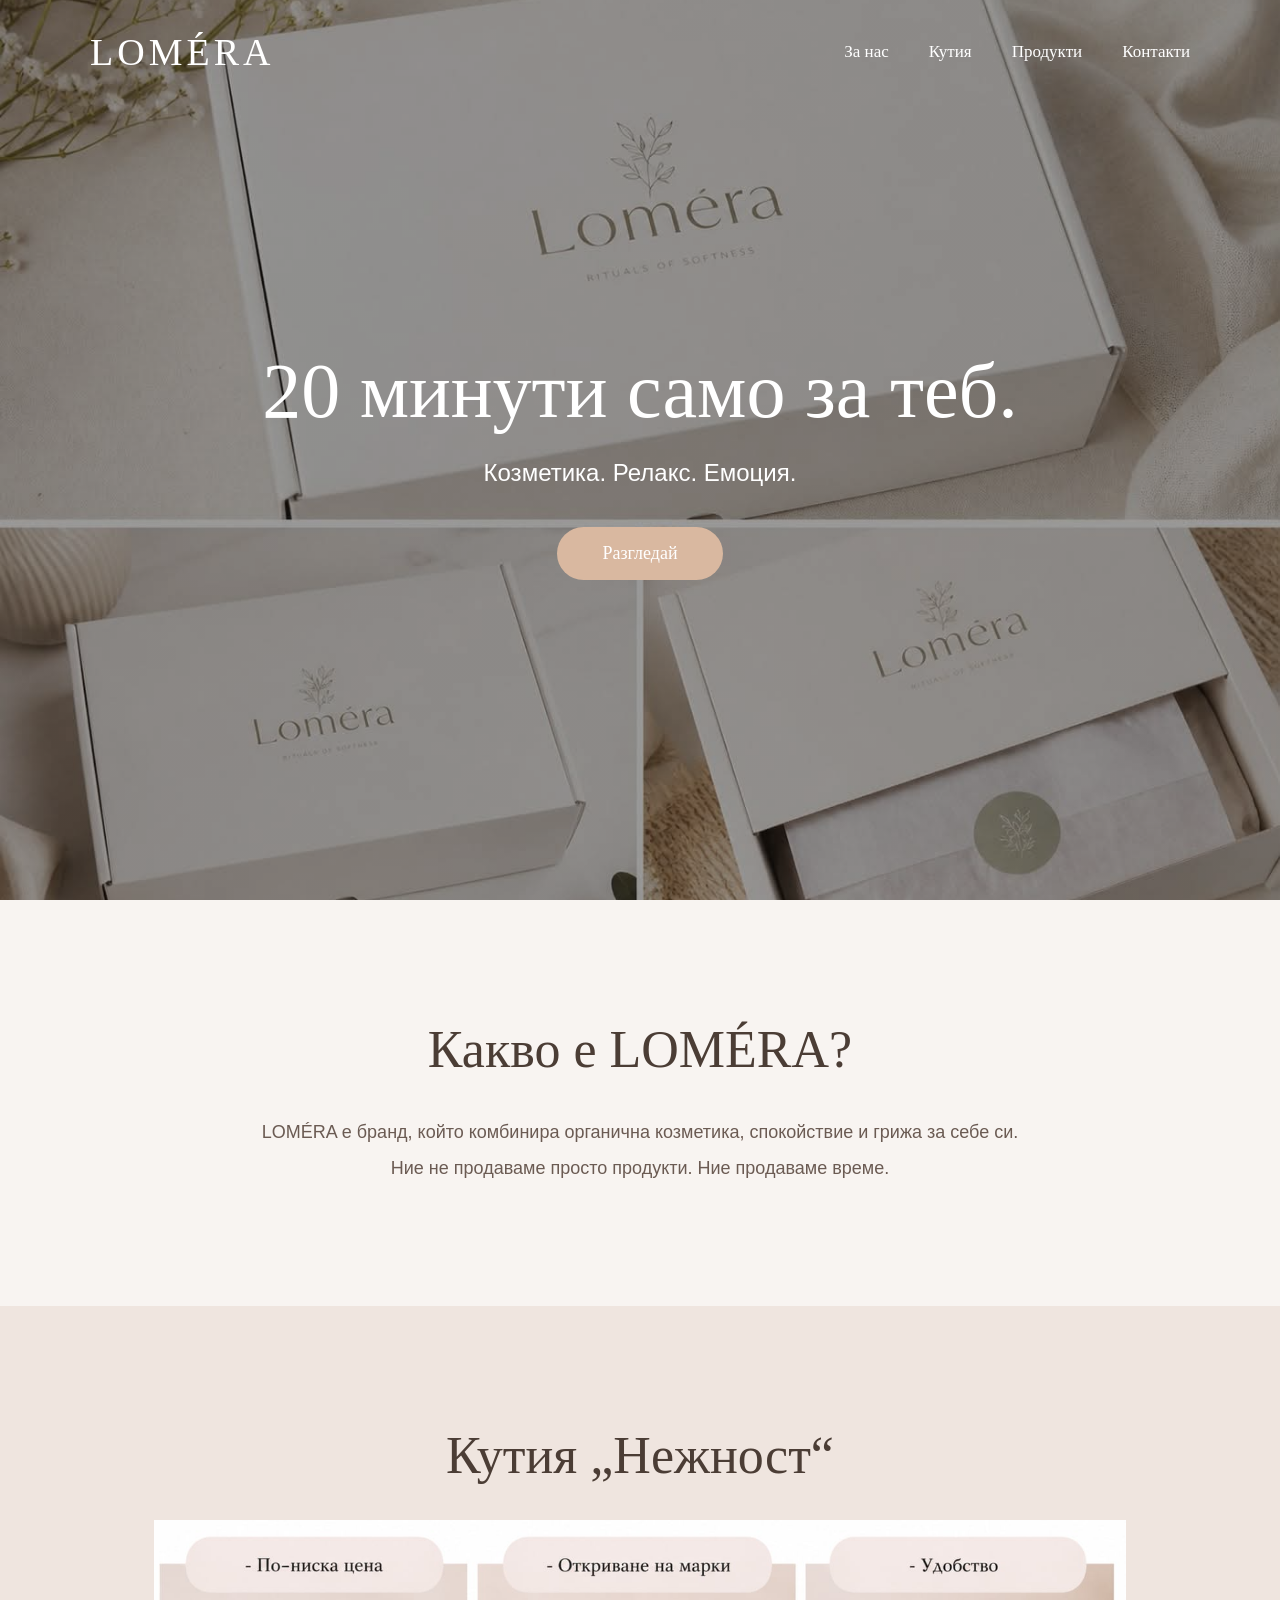
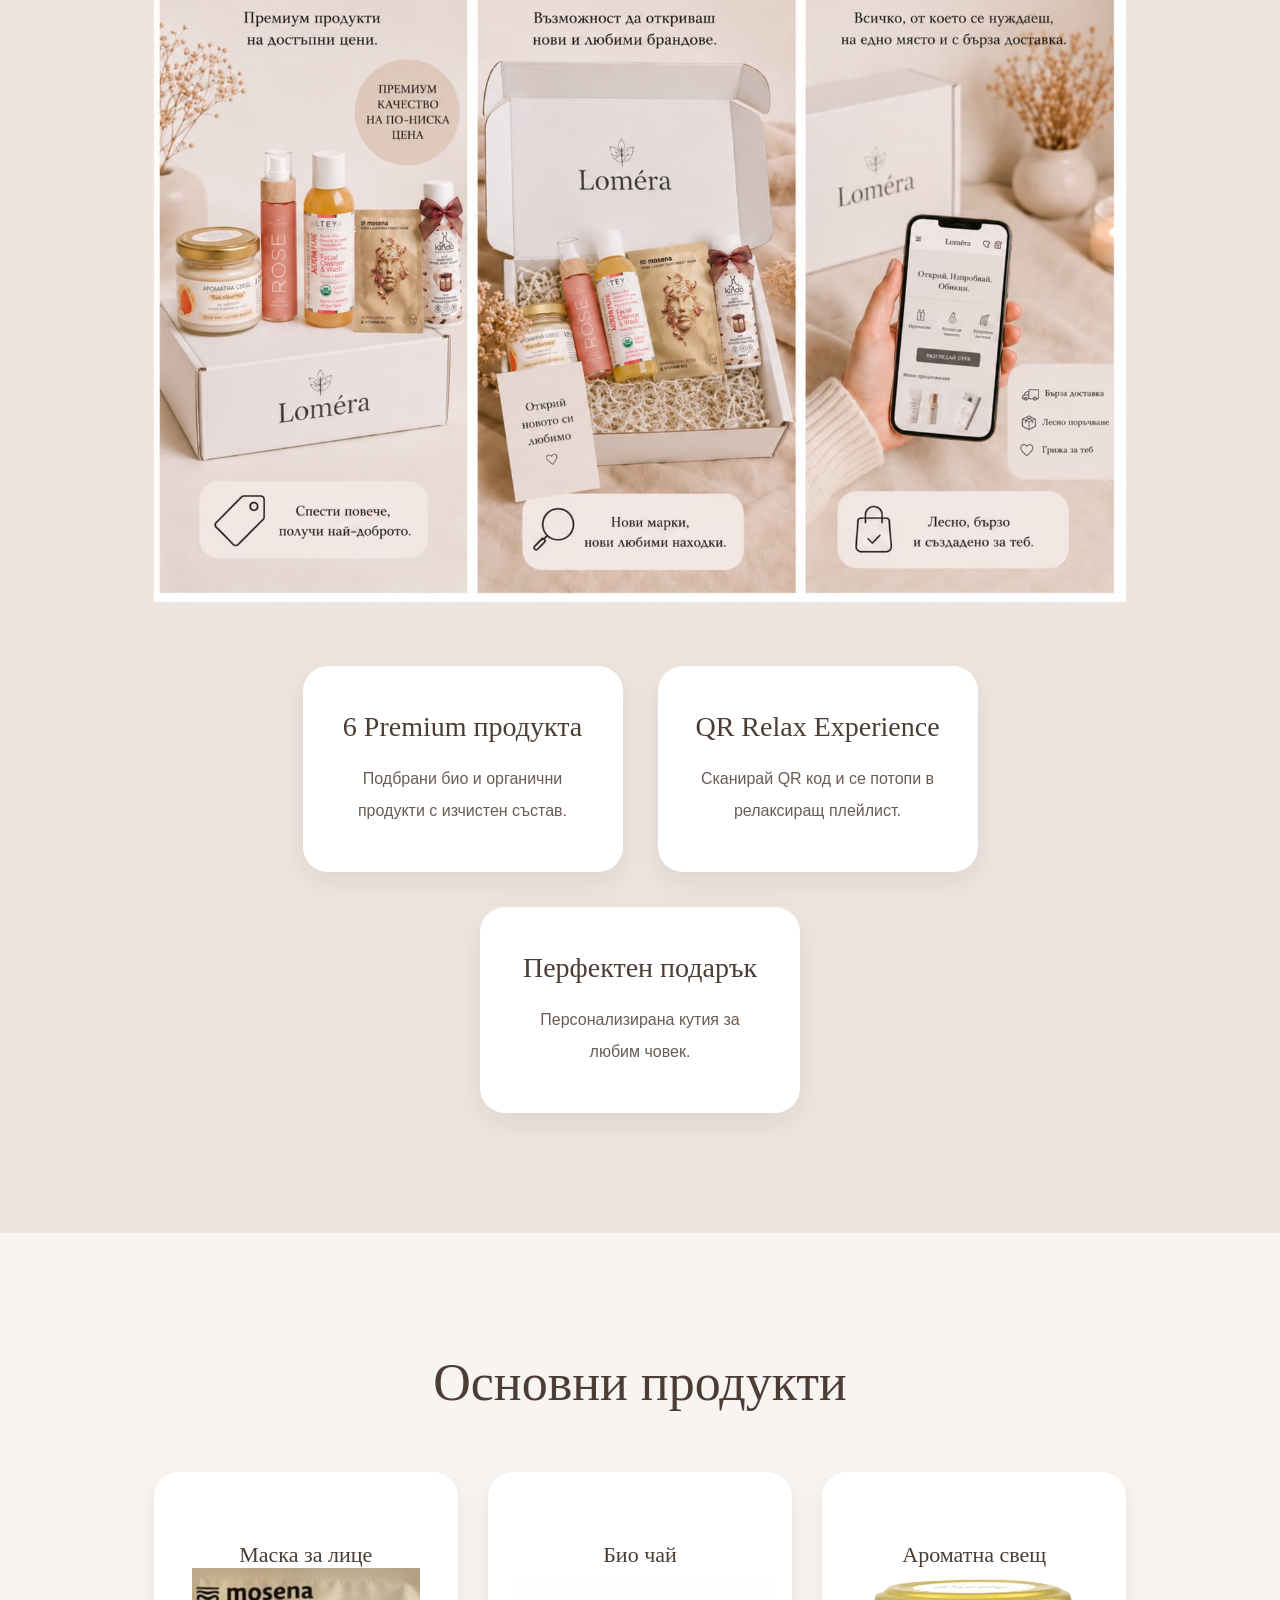
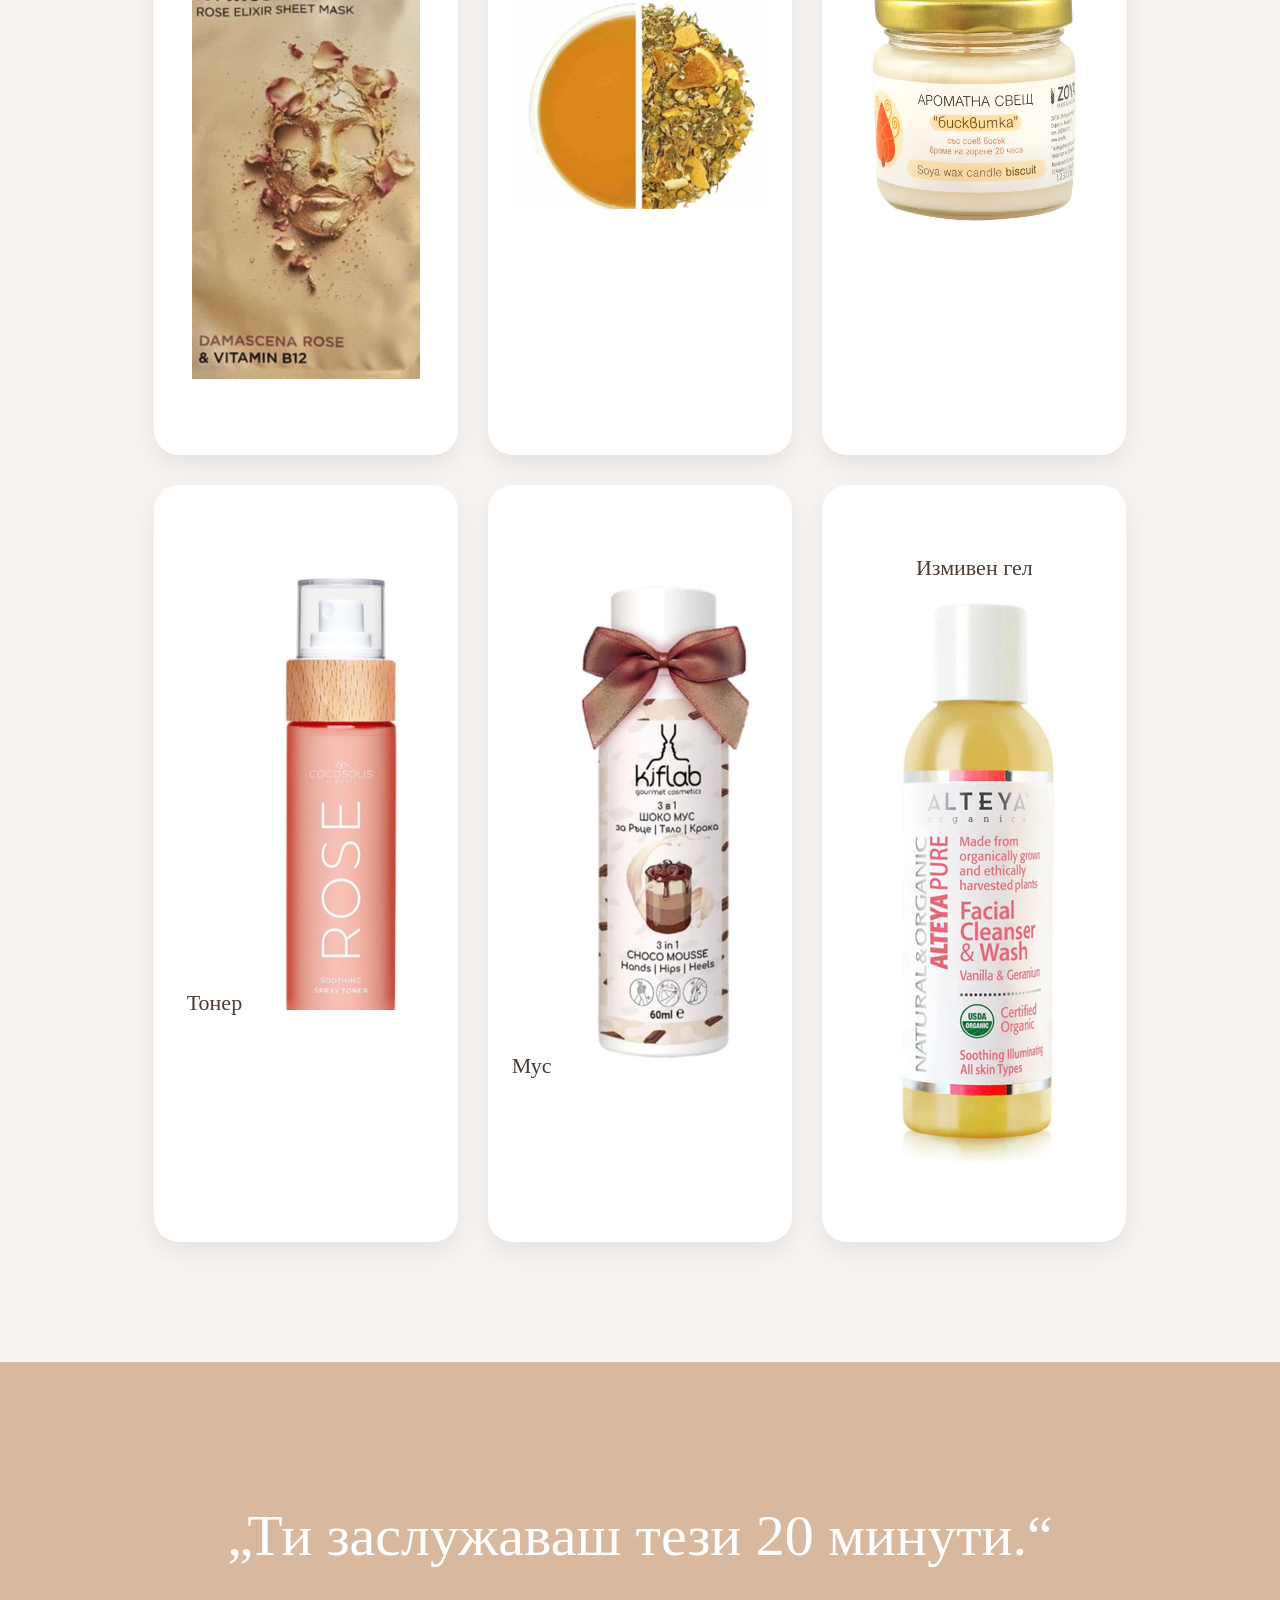
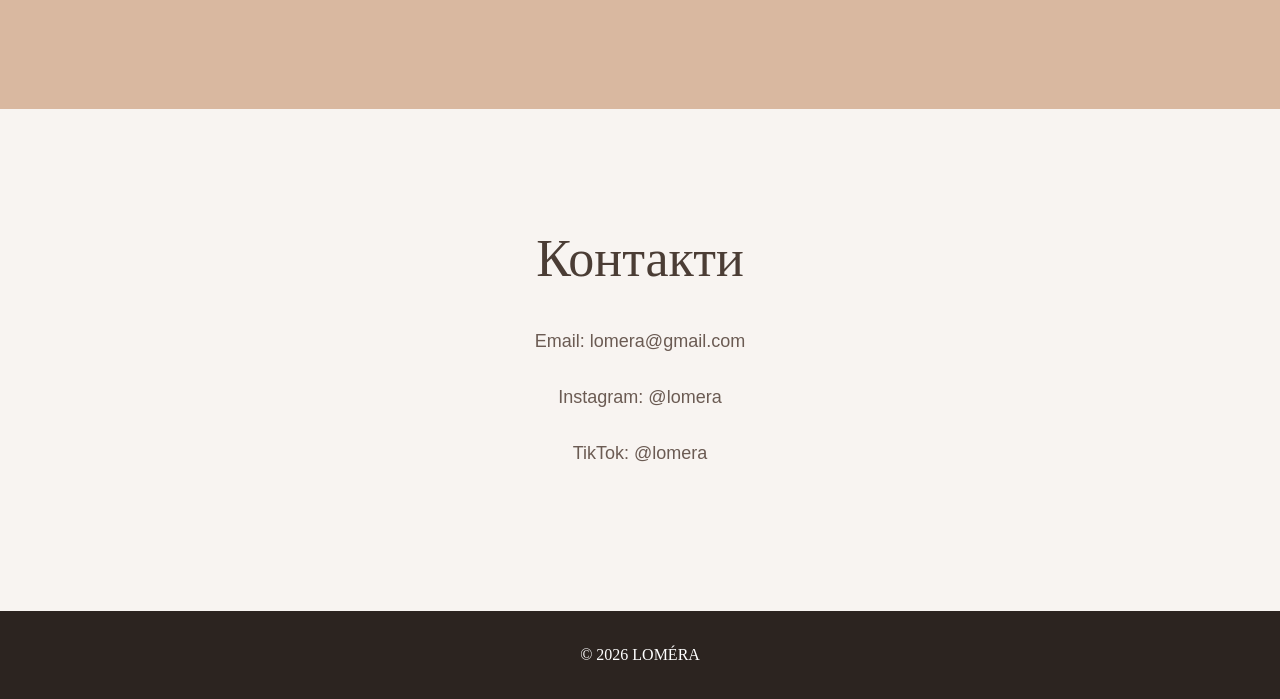
<file: index.html>
<!DOCTYPE html>
<html lang="bg">
<head>
    <meta charset="UTF-8">
    <meta name="viewport" content="width=device-width, initial-scale=1.0">
    <title>LOMÉRA</title>

    <link rel="stylesheet" href="style.css">
</head>
<body>

    <header>

        <nav>
            <h1>LOMÉRA</h1>

            <ul>
                <li><a href="#about">За нас</a></li>
                <li><a href="#box">Кутия</a></li>
                <li><a href="#products">Продукти</a></li>
                <li><a href="#contact">Контакти</a></li>
            </ul>
        </nav>

        <div class="hero">

            <h2>20 минути само за теб.</h2>

            <p>
                Козметика. Релакс. Емоция.
            </p>

            <a href="#about" class="btn">
                Разгледай
            </a>

        </div>

    </header>

    <section id="about" class="section">

        <h2>Какво е LOMÉRA?</h2>

        <p>
            LOMÉRA е бранд, който комбинира органична козметика,
            спокойствие и грижа за себе си.
        </p>

        <p>
            Ние не продаваме просто продукти.
            Ние продаваме време.
        </p>

    </section>

    <section id="box" class="section dark-section">

        <h2>Кутия „Нежност“</h2>
        <img src = "685104263_960308946868538_2619702765755820167_n.jpg" style="max-width:100%; height:auto;">

        <div class="cards">

            <div class="card">
                <h3>6 Premium продукта</h3>

                <p>
                    Подбрани био и органични продукти
                    с изчистен състав.
                </p>
            </div>

            <div class="card">
                <h3>QR Relax Experience</h3>

                <p>
                    Сканирай QR код и се потопи
                    в релаксиращ плейлист.
                </p>
            </div>

            <div class="card">
                <h3>Перфектен подарък</h3>

                <p>
                    Персонализирана кутия
                    за любим човек.
                </p>
            </div>

        </div>

    </section>

    <section id="products" class="section">

        <h2>Основни продукти</h2>

        <div class="products">

            <div class="product">
                Маска за лице
                <img src = "маска.png">
            </div>

            <div class="product">
                Био чай
                <img src = "чай1.png" style="max-width:100%; height:auto;">
            </div>

            <div class="product">
                Ароматна свещ
                <img src = "17355-43907-4.avif" style="max-width:100%; height:auto;">
            </div>

            <div class="product">
                Тонер
                <img src = "тонер.png" >
            </div>

            <div class="product">
                Мус
               <img src ="мус.png">
            </div>

            <div class="product">
                Измивен гел
                <img src = "гел.png">
            </div>

        </div>

    </section>

    <section class="quote">

        <h2>
            „Ти заслужаваш тези 20 минути.“
        </h2>

    </section>

    <section id="contact" class="section">

        <h2>Контакти</h2>

        <p>Email: lomera@gmail.com</p>

        <p>Instagram: @lomera</p>

        <p>TikTok: @lomera</p>

    </section>
 
    <footer>

        <p>
            © 2026 LOMÉRA
        </p>

    </footer>

</body>
</html>
</file>
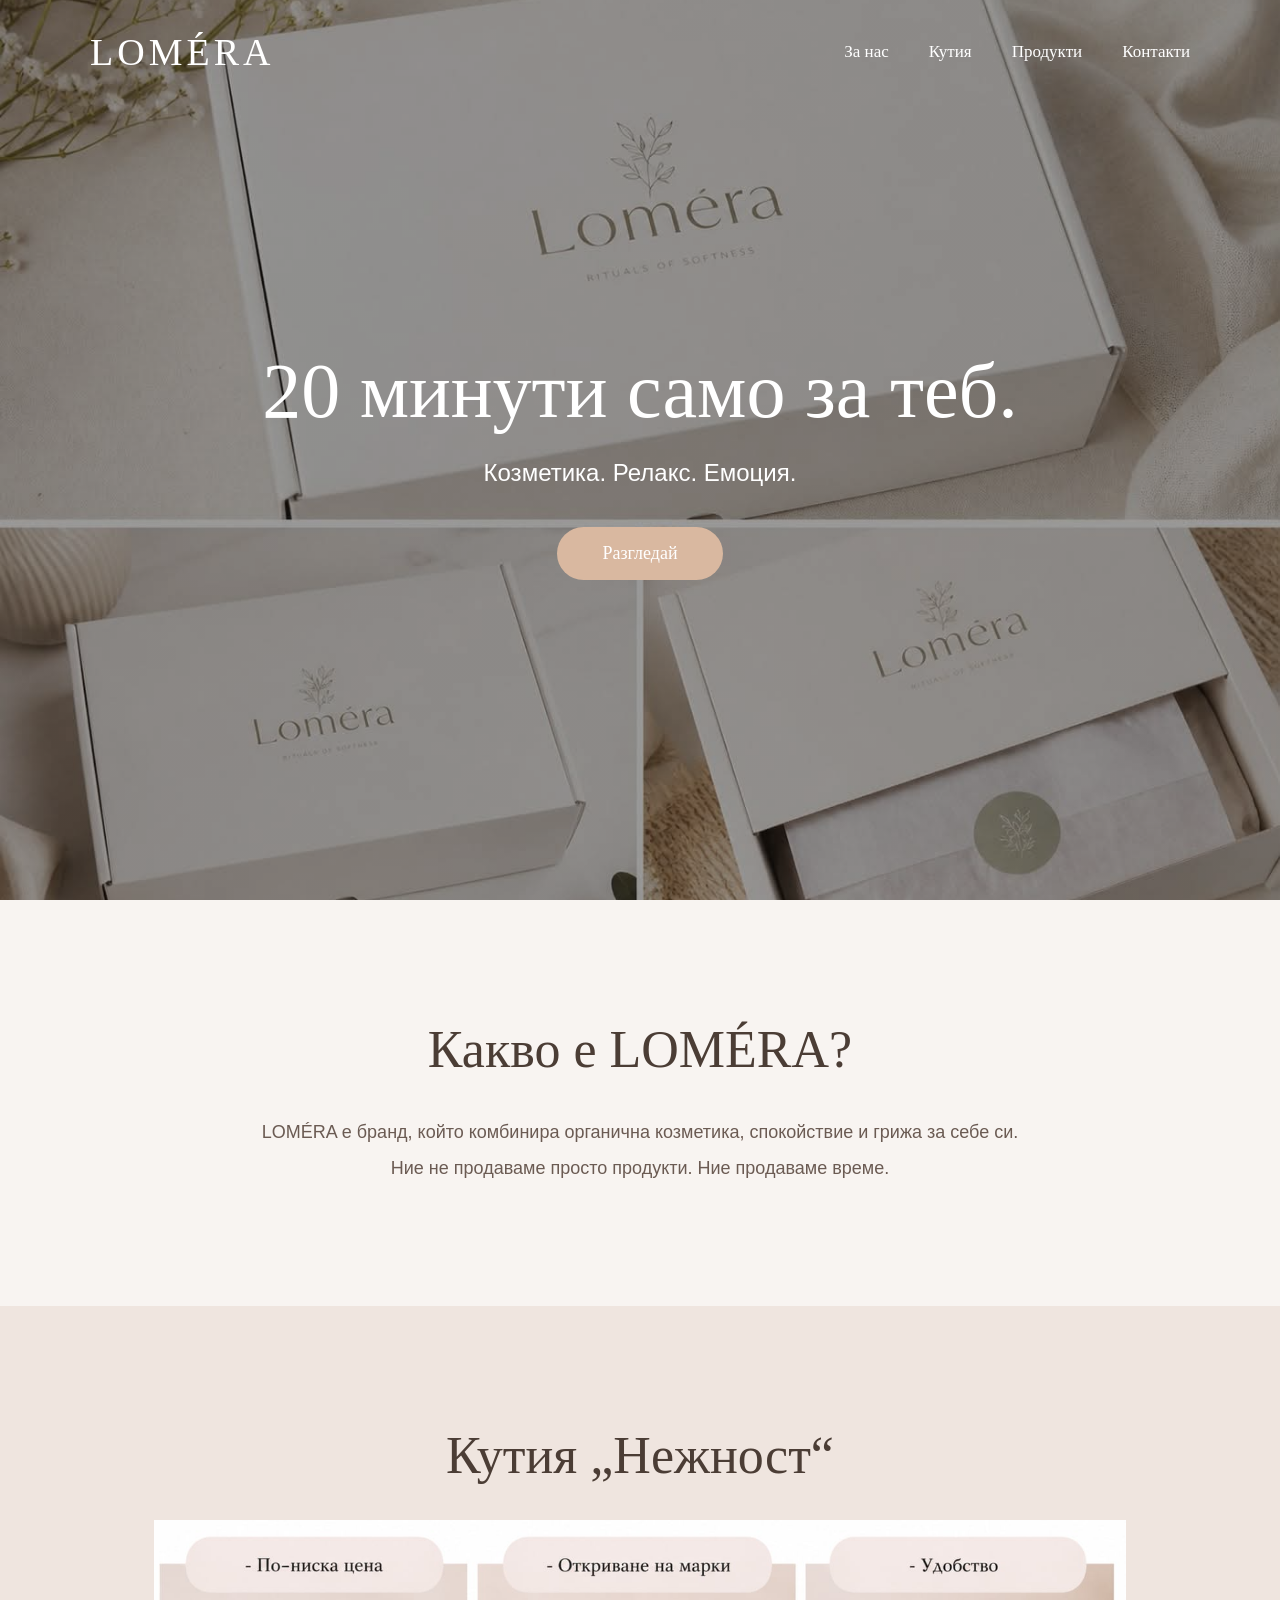
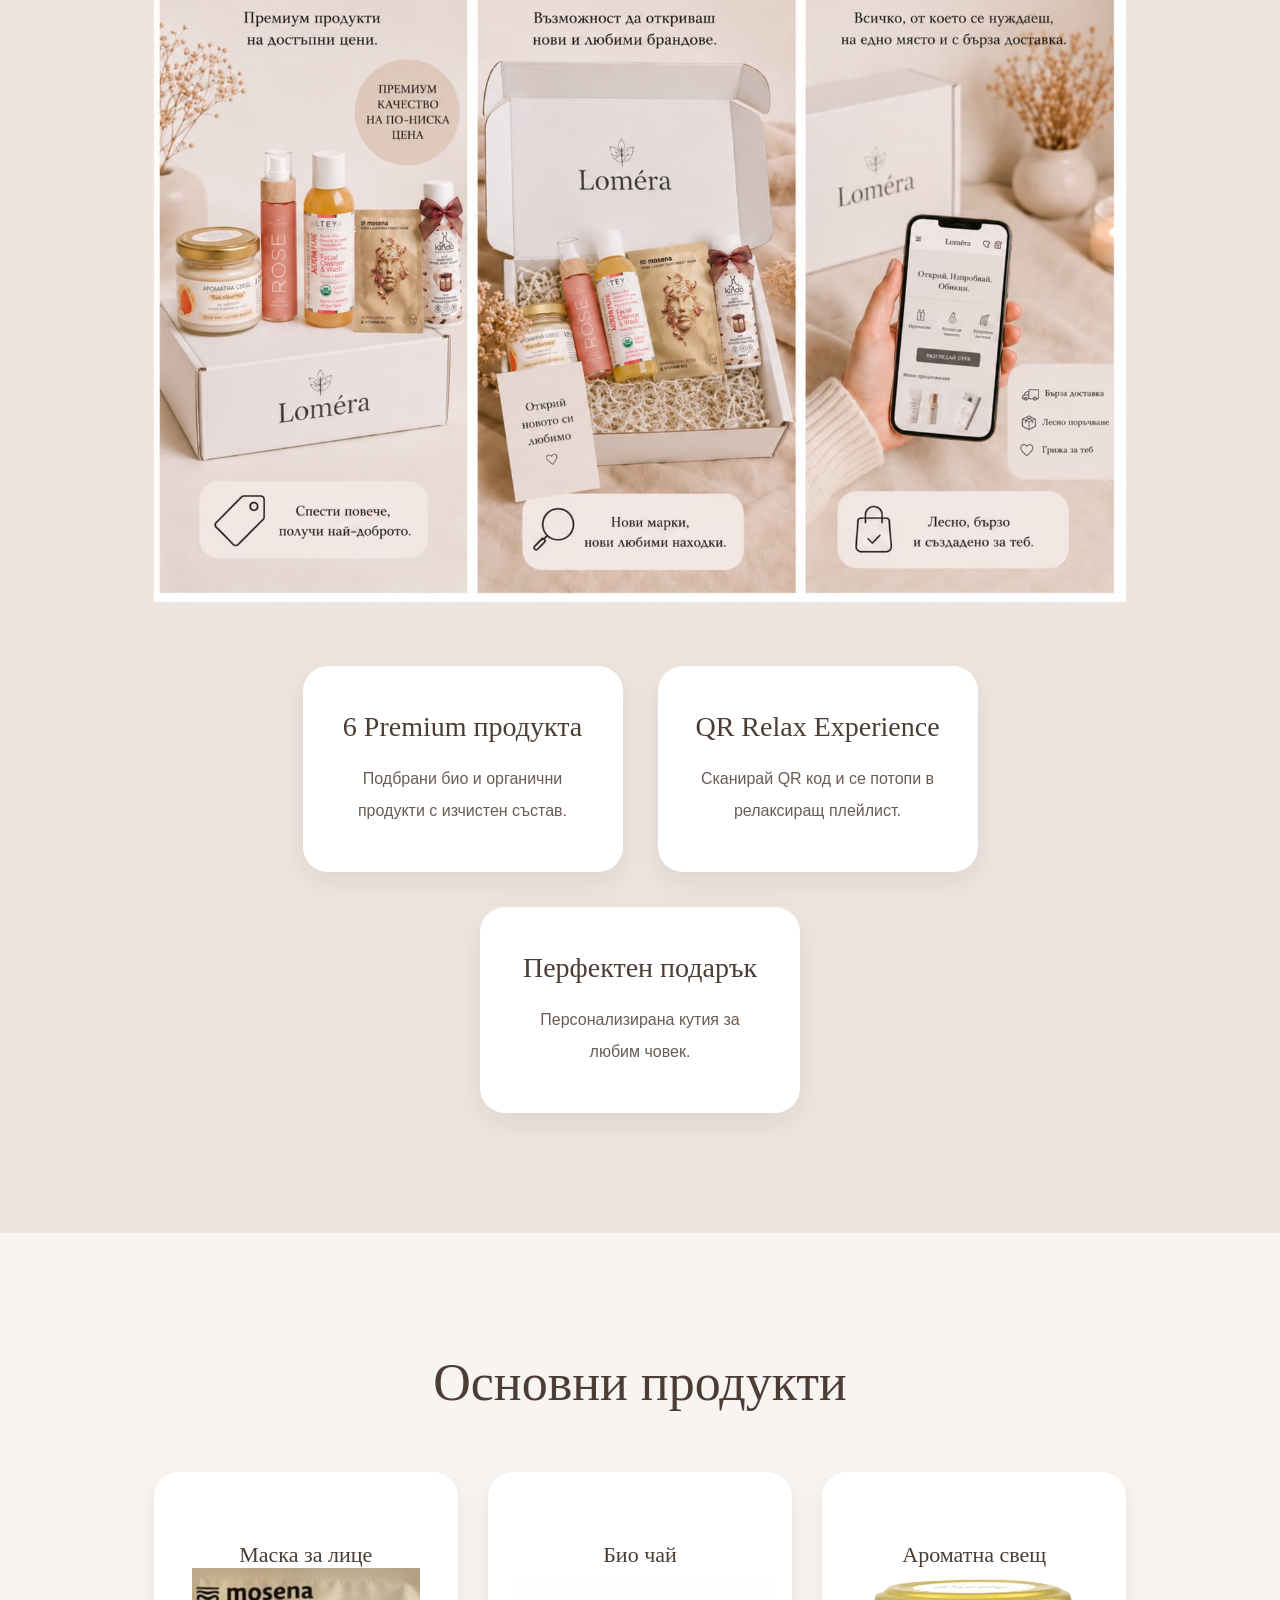
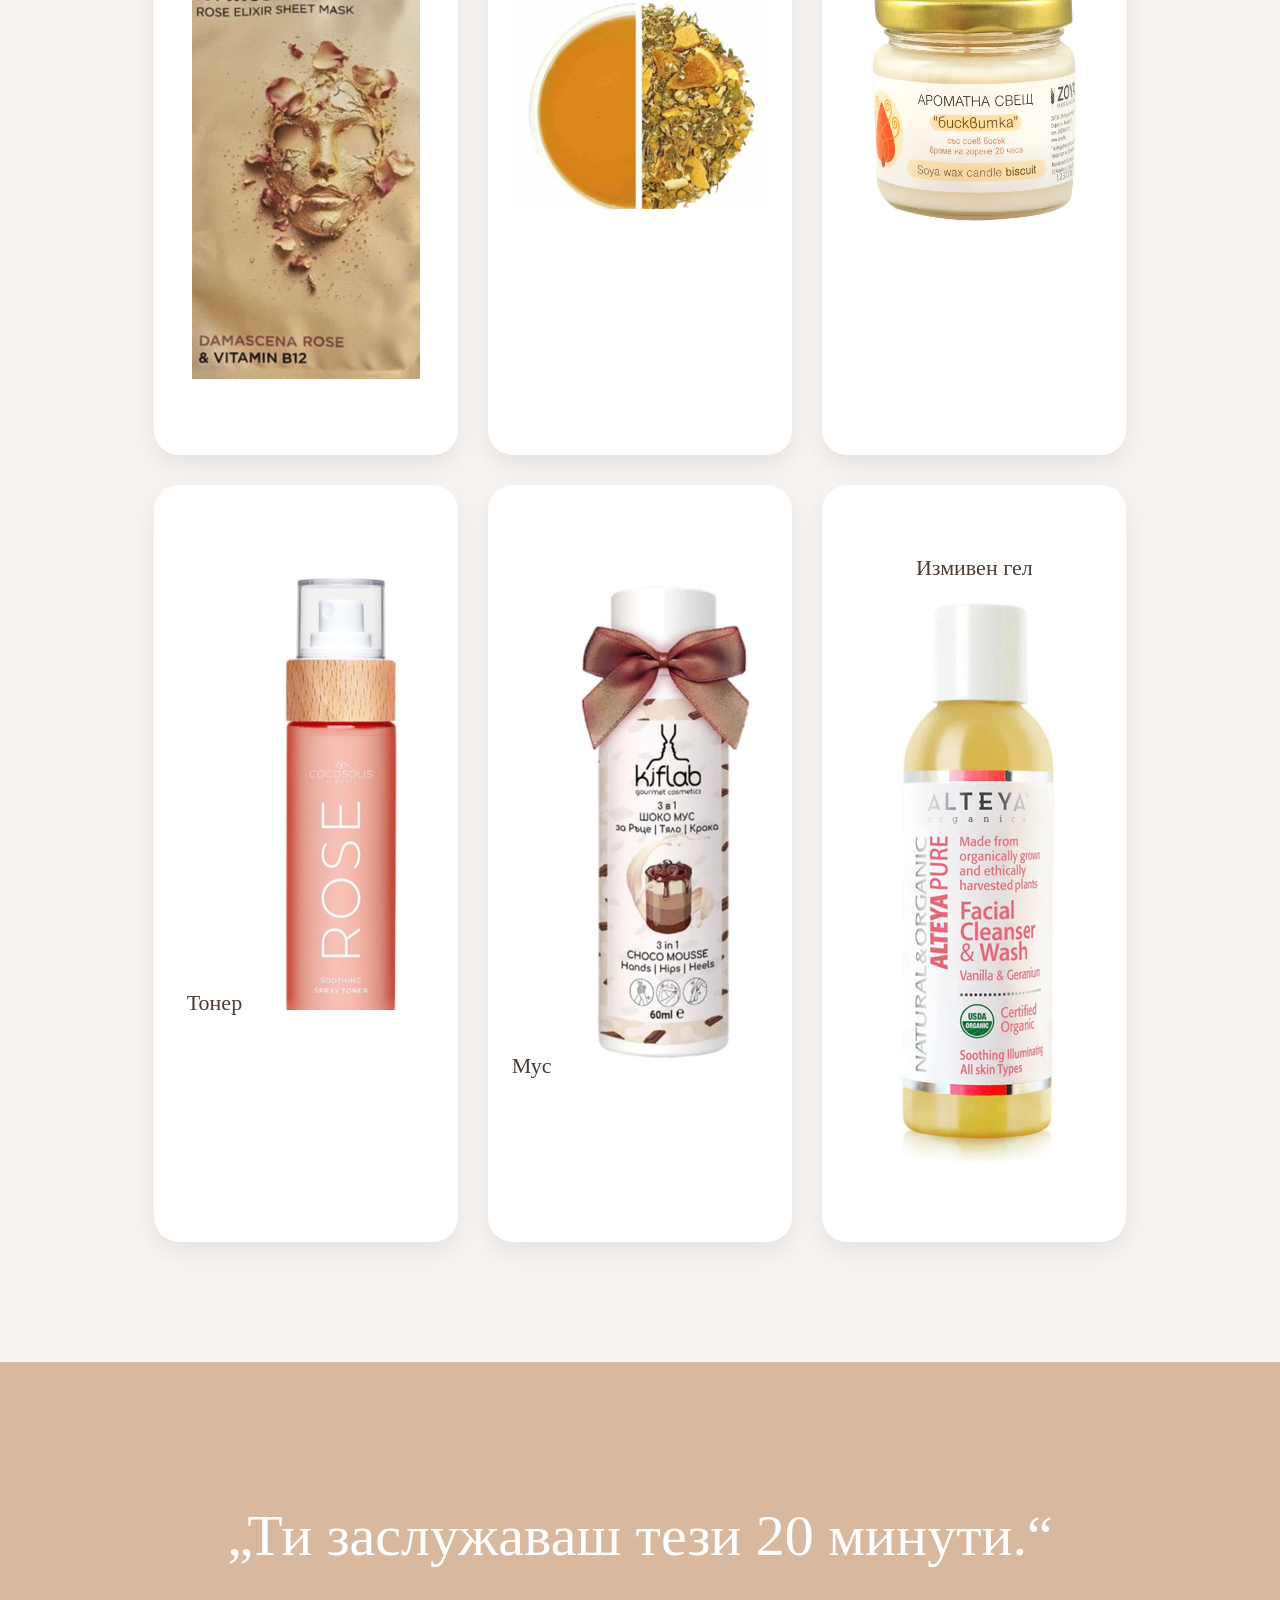
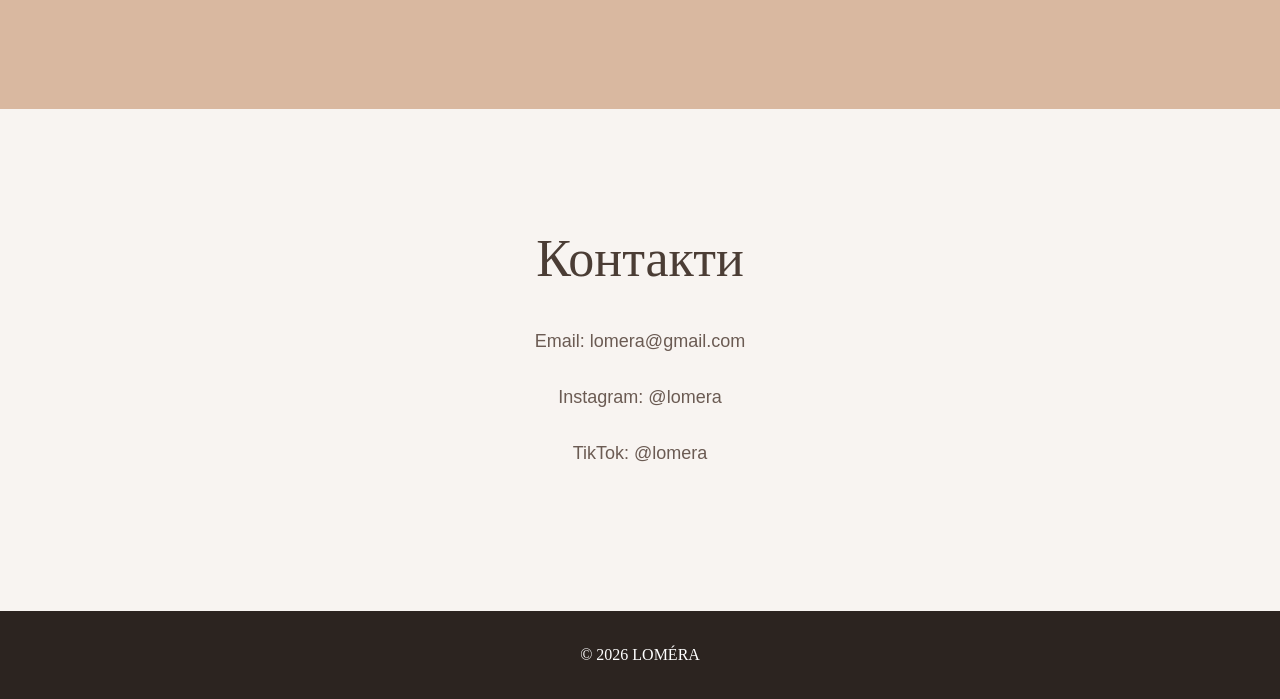
<file: lomera.html>
<!DOCTYPE html>
<html lang="bg">
<head>
    <meta charset="UTF-8">
    <meta name="viewport" content="width=device-width, initial-scale=1.0">
    <title>LOMÉRA</title>

    <link rel="stylesheet" href="style.css">
</head>
<body>

    <header>

        <nav>
            <h1>LOMÉRA</h1>

            <ul>
                <li><a href="#about">За нас</a></li>
                <li><a href="#box">Кутия</a></li>
                <li><a href="#products">Продукти</a></li>
                <li><a href="#contact">Контакти</a></li>
            </ul>
        </nav>

        <div class="hero">

            <h2>20 минути само за теб.</h2>

            <p>
                Козметика. Релакс. Емоция.
            </p>

            <a href="#about" class="btn">
                Разгледай
            </a>

        </div>

    </header>

    <section id="about" class="section">

        <h2>Какво е LOMÉRA?</h2>

        <p>
            LOMÉRA е бранд, който комбинира органична козметика,
            спокойствие и грижа за себе си.
        </p>

        <p>
            Ние не продаваме просто продукти.
            Ние продаваме време.
        </p>

    </section>

    <section id="box" class="section dark-section">

        <h2>Кутия „Нежност“</h2>
        <img src = "685104263_960308946868538_2619702765755820167_n.jpg" style="max-width:100%; height:auto;">

        <div class="cards">

            <div class="card">
                <h3>6 Premium продукта</h3>

                <p>
                    Подбрани био и органични продукти
                    с изчистен състав.
                </p>
            </div>

            <div class="card">
                <h3>QR Relax Experience</h3>

                <p>
                    Сканирай QR код и се потопи
                    в релаксиращ плейлист.
                </p>
            </div>

            <div class="card">
                <h3>Перфектен подарък</h3>

                <p>
                    Персонализирана кутия
                    за любим човек.
                </p>
            </div>

        </div>

    </section>

    <section id="products" class="section">

        <h2>Основни продукти</h2>

        <div class="products">

            <div class="product">
                Маска за лице
                <img src = "маска.png">
            </div>

            <div class="product">
                Био чай
                <img src = "чай1.png" style="max-width:100%; height:auto;">
            </div>

            <div class="product">
                Ароматна свещ
                <img src = "17355-43907-4.avif" style="max-width:100%; height:auto;">
            </div>

            <div class="product">
                Тонер
                <img src = "тонер.png" >
            </div>

            <div class="product">
                Мус
               <img src ="мус.png">
            </div>

            <div class="product">
                Измивен гел
                <img src = "гел.png">
            </div>

        </div>

    </section>

    <section class="quote">

        <h2>
            „Ти заслужаваш тези 20 минути.“
        </h2>

    </section>

    <section id="contact" class="section">

        <h2>Контакти</h2>

        <p>Email: lomera@gmail.com</p>

        <p>Instagram: @lomera</p>

        <p>TikTok: @lomera</p>

    </section>
 
    <footer>

        <p>
            © 2026 LOMÉRA
        </p>

    </footer>

</body>
</html>
</file>
<file: style.css>
*{
    margin:0;
    padding:0;
    box-sizing:border-box;
}

html{
    scroll-behavior:smooth;
}

body{
    font-family: 'Georgia', serif;
    background:#f8f4f1;
    color:#4b3d35;
}

/* HEADER */

header{
    height:100vh;

    background:
    linear-gradient(rgba(0,0,0,0.35),
    rgba(0,0,0,0.35)),

    url('Кутията.jpg');

    background-size:cover;
    background-position:center;

    color:white;
}

/* NAVIGATION */

nav{
    display:flex;
    justify-content:space-between;
    align-items:center;

    padding:30px 90px;
}

nav h1{
    font-size:38px;
    letter-spacing:4px;
    font-weight:lighter;
}

nav ul{
    display:flex;
    gap:40px;
    list-style:none;
}

nav a{
    color:white;
    text-decoration:none;
    font-size:17px;
    transition:0.3s;
}

nav a:hover{
    opacity:0.7;
}

/* HERO */

.hero{
    height:80vh;

    display:flex;
    flex-direction:column;
    justify-content:center;
    align-items:center;

    text-align:center;

}

.hero h2{
    font-size:78px;
    font-weight:lighter;

    max-width:900px;

    line-height:1.1;

    margin-bottom:25px;
}

.hero p{
    font-size:24px;

    margin-bottom:40px;

    font-family:Arial, sans-serif;
}

.btn{
    background:#d9b8a0;

    padding:16px 45px;

    border-radius:40px;

    color:white;

    text-decoration:none;

    font-size:18px;

    transition:0.3s;
}

.btn:hover{
    background:#b89179;
    transform:scale(1.05);
}

/* GENERAL SECTION */

.section{
    padding:120px 12%;
    text-align:center;
}

.section h2{
    font-size:52px;

    font-weight:lighter;

    margin-bottom:35px;
}

.section p{
    max-width:850px;

    margin:auto;

    line-height:2;

    font-size:18px;

    font-family:Arial, sans-serif;

    color:#6b5b53;
   

}

/* SOFT BACKGROUND */

.dark-section{
    background:#efe5df;
}

/* CARDS */

.cards{
    display:flex;
    justify-content:center;
    flex-wrap:wrap;

    gap:35px;

    margin-top:60px;
}

.card{
    width:320px;

    background:white;

    padding:45px 35px;

    border-radius:25px;

    box-shadow:0 10px 30px rgba(0,0,0,0.08);

    transition:0.3s;
}

.card:hover{
    transform:translateY(-10px);
}

.card h3{
    margin-bottom:20px;

    font-size:28px;

    font-weight:lighter;
}

.card p{
    font-size:16px;
}

/* PRODUCTS */

.products{
    display:grid;

    grid-template-columns:
    repeat(auto-fit,minmax(250px,1fr));

    gap:30px;

    margin-top:60px;
}

.product{
    background:white;

    padding:70px 20px;

    border-radius:25px;

    font-size:22px;

    box-shadow:0 10px 25px rgba(0,0,0,0.08);

    transition:0.3s;
}

.product:hover{
    transform:scale(1.04);
}

/* QUOTE */

.quote{
    background:#d9b8a0;

    color:white;

    padding:130px 10%;

    text-align:center;
}

.quote h2{
    font-size:58px;

    font-weight:lighter;

    line-height:1.5;
}

/* CONTACT */

#contact p{
    margin-bottom:20px;
}

/* FOOTER */

footer{
    background:#2c2420;

    color:white;

    text-align:center;

    padding:35px;
}

/* MOBILE */

@media(max-width:900px){

    nav{
        flex-direction:column;
        gap:25px;

        padding:30px;
    }

    nav ul{
        flex-direction:column;
        text-align:center;
        gap:20px;
    }

    .hero h2{
        font-size:48px;
    }

    .section h2{
        font-size:38px;
    }

    .quote h2{
        font-size:38px;
    }
form{
  display:flex;
  flex-direction:column;
  gap:20px;
  max-width:700px;
  margin:auto;
}

input,
textarea{
  padding:18px;
  border:none;
  border-radius:18px;
  font-size:16px;
  outline:none;
}

textarea{
  height:180px;
  resize:none;
}
}
</file>
